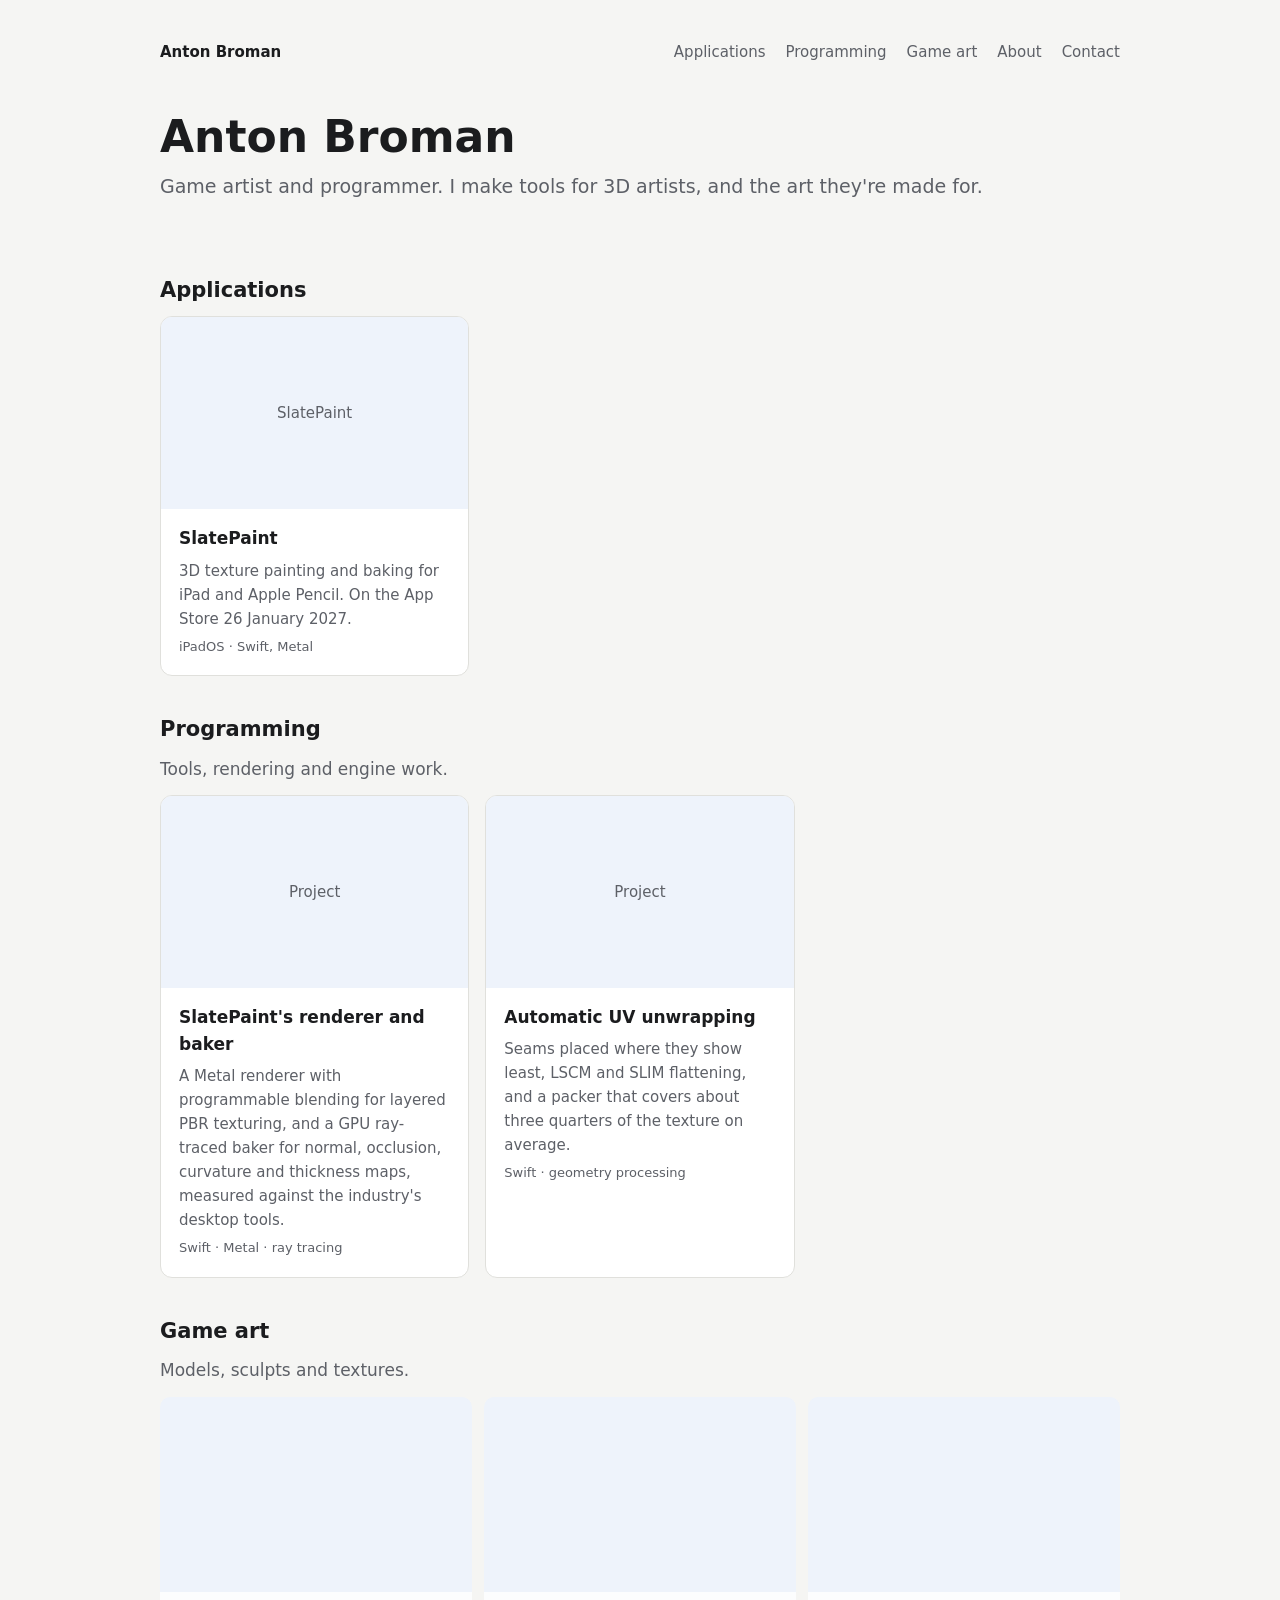
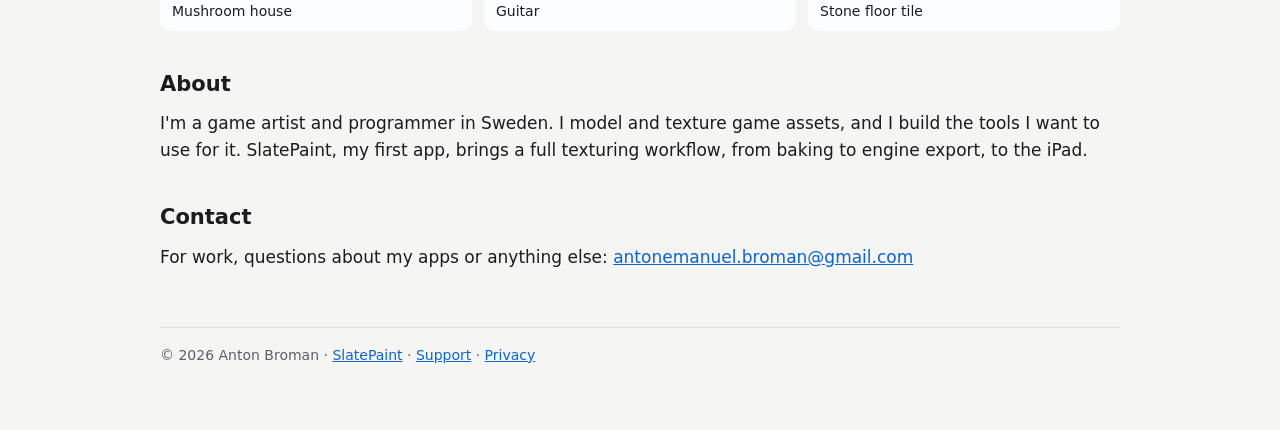
<file: index.html>
<!doctype html>
<html lang="en">
<head>
<meta charset="utf-8">
<meta name="viewport" content="width=device-width, initial-scale=1">
<title>Anton Broman</title>
<meta name="description" content="Anton Broman: game artist and programmer, maker of SlatePaint, a 3D texture painter for iPad.">
<link rel="stylesheet" href="style.css?v=2">
</head>
<body class="home-page">
<main>
  <nav aria-label="Site">
    <a class="home" href="./" aria-current="page">Anton Broman</a>
    <a href="#apps">Applications</a><a href="#code">Programming</a><a href="#art">Game art</a><a href="#about">About</a><a href="#contact">Contact</a>
  </nav>

  <header class="hero">
    <h1>Anton Broman</h1>
    <p class="intro">Game artist and programmer. I make tools for 3D artists, and the art they're made for.</p>
  </header>

  <section id="apps" aria-labelledby="apps-title">
    <h2 id="apps-title">Applications</h2>
    <div class="tiles">
      <a class="tile" href="slatepaint/">
        <!-- The SlatePaint icon or a screenshot: images/slatepaint.jpg, 16:10. -->
        <span class="tile-image tile-placeholder" aria-hidden="true">SlatePaint</span>
        <span class="tile-body">
          <strong>SlatePaint</strong>
          <span>3D texture painting and baking for iPad and Apple Pencil. On the App Store 26 January 2027.</span>
          <span class="tile-meta">iPadOS · Swift, Metal</span>
        </span>
      </a>
    </div>
  </section>

  <section id="code" aria-labelledby="code-title">
    <h2 id="code-title">Programming</h2>
    <p class="section-intro">Tools, rendering and engine work.</p>
    <div class="tiles">
      <!-- One tile per project: a picture (images/<name>.jpg, 16:10), the name, a sentence
           on what it does and what you did, and the tools. Link to a page, a video or the code. -->
      <article class="tile">
        <span class="tile-image tile-placeholder" aria-hidden="true">Project</span>
        <span class="tile-body">
          <strong>SlatePaint's renderer and baker</strong>
          <span>A Metal renderer with programmable blending for layered PBR texturing, and a GPU ray-traced baker for normal, occlusion, curvature and thickness maps, measured against the industry's desktop tools.</span>
          <span class="tile-meta">Swift · Metal · ray tracing</span>
        </span>
      </article>
      <article class="tile">
        <span class="tile-image tile-placeholder" aria-hidden="true">Project</span>
        <span class="tile-body">
          <strong>Automatic UV unwrapping</strong>
          <span>Seams placed where they show least, LSCM and SLIM flattening, and a packer that covers about three quarters of the texture on average.</span>
          <span class="tile-meta">Swift · geometry processing</span>
        </span>
      </article>
    </div>
  </section>

  <section id="art" aria-labelledby="art-title">
    <h2 id="art-title">Game art</h2>
    <p class="section-intro">Models, sculpts and textures.</p>
    <!-- One figure per piece: images/art/<name>.jpg (any size; the grid crops to 4:3, the
         full image opens on click), with a caption naming the piece and the tools. -->
    <div class="gallery">
      <figure class="tile-placeholder art"><figcaption>Mushroom house</figcaption></figure>
      <figure class="tile-placeholder art"><figcaption>Guitar</figcaption></figure>
      <figure class="tile-placeholder art"><figcaption>Stone floor tile</figcaption></figure>
    </div>
  </section>

  <section id="about" aria-labelledby="about-title">
    <h2 id="about-title">About</h2>
    <p>I'm a game artist and programmer in Sweden. I model and texture game assets, and I build the tools I want to use for it. SlatePaint, my first app, brings a full texturing workflow, from baking to engine export, to the iPad.</p>
  </section>

  <section id="contact" aria-labelledby="contact-title">
    <h2 id="contact-title">Contact</h2>
    <p>For work, questions about my apps or anything else: <a href="mailto:antonemanuel.broman@gmail.com">antonemanuel.broman@gmail.com</a></p>
    <!-- Profiles, when you want them listed: ArtStation, LinkedIn, GitHub. -->
  </section>

  <footer>© 2026 Anton Broman · <a href="slatepaint/">SlatePaint</a> · <a href="support/">Support</a> · <a href="privacy/">Privacy</a></footer>
</main>
</body>
</html>
</file>
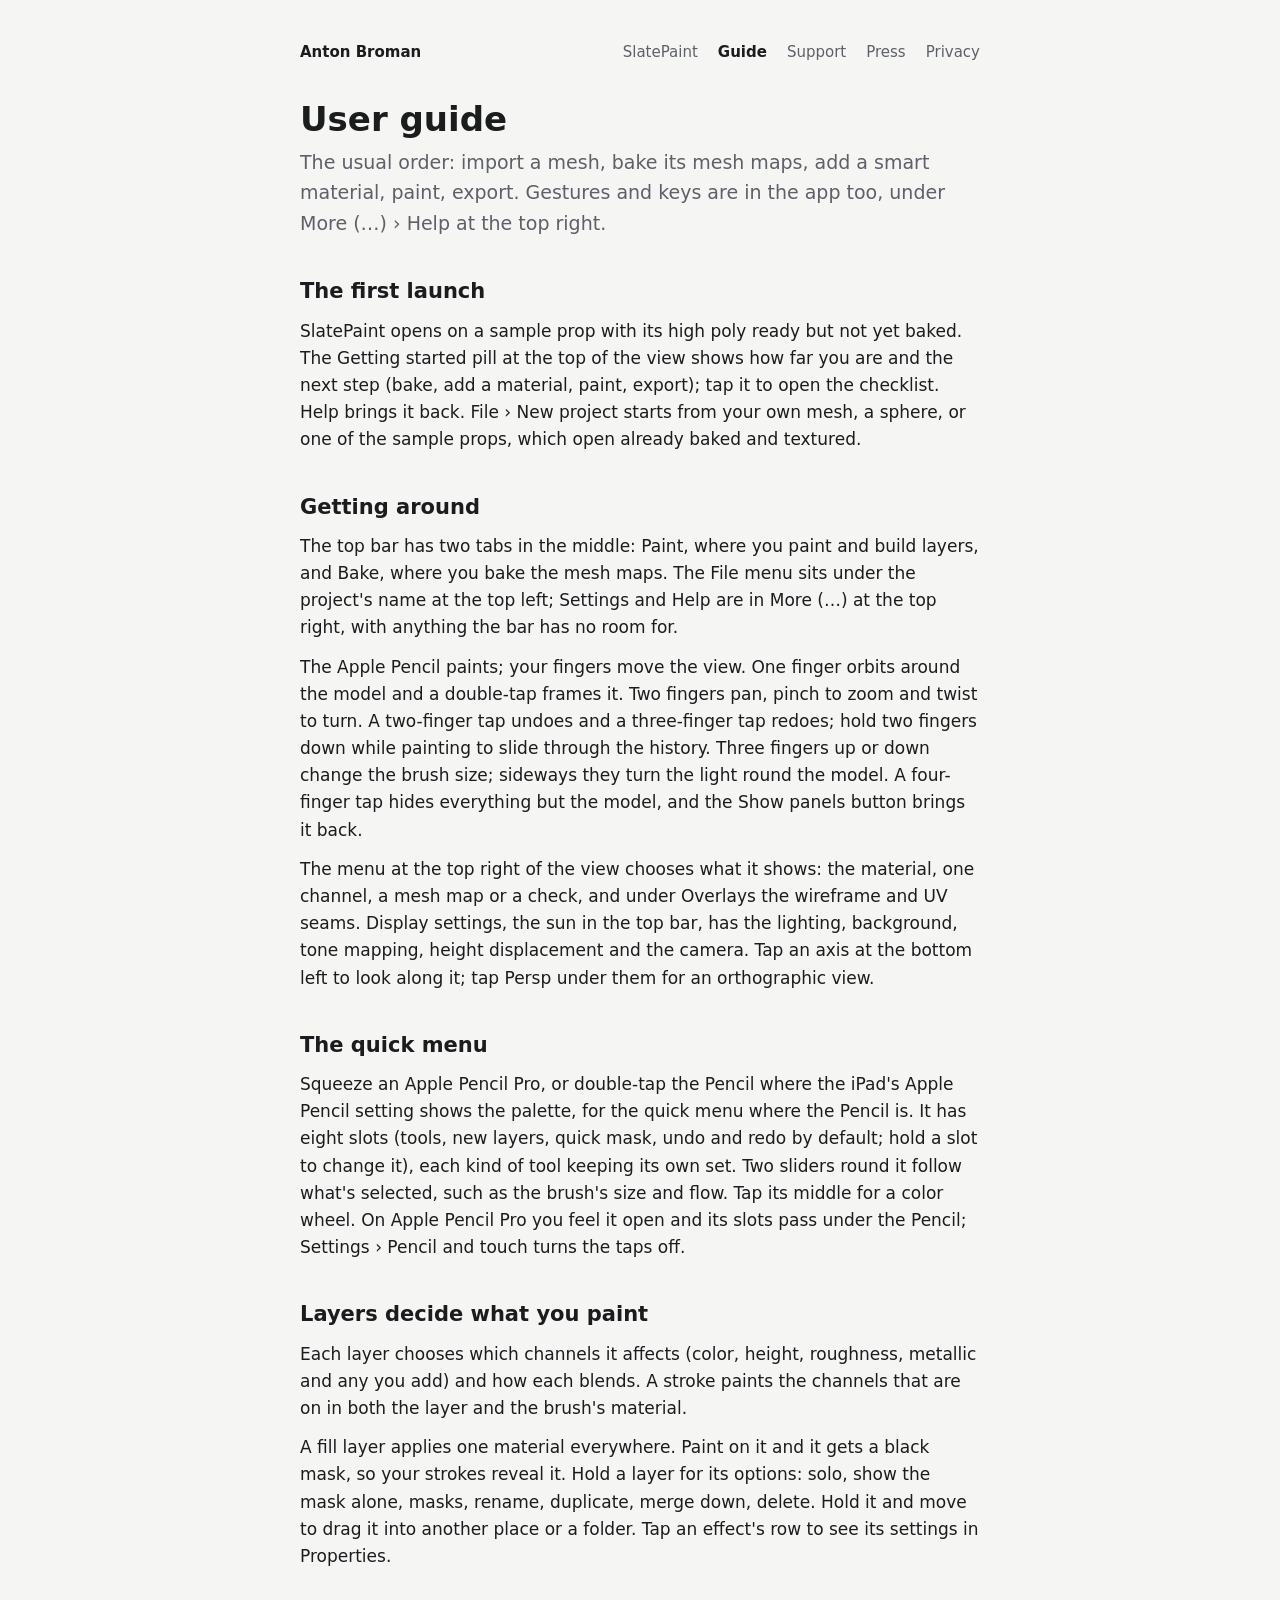
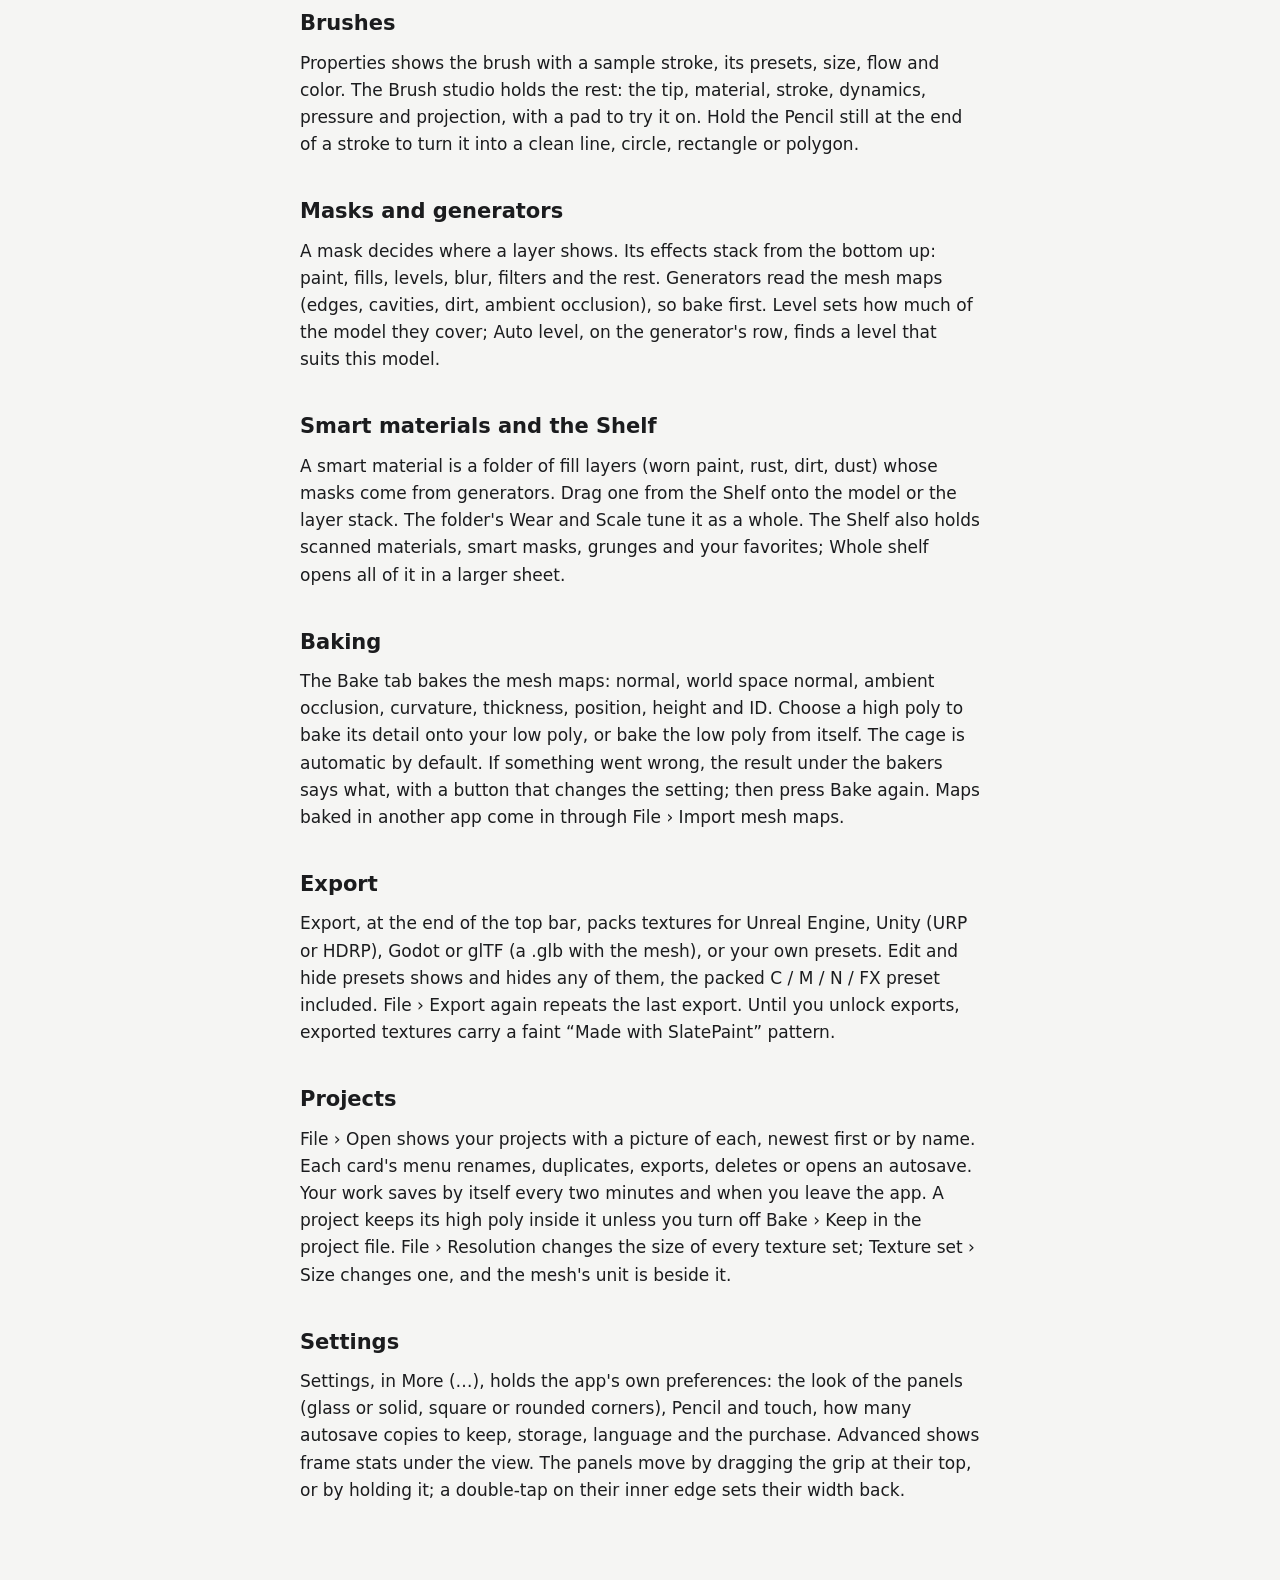
<file: guide/index.html>
<!doctype html>
<html lang="en">
<head>
<meta charset="utf-8">
<meta name="viewport" content="width=device-width, initial-scale=1">
<title>SlatePaint User Guide</title>
<link rel="stylesheet" href="../style.css?v=2">
</head>
<body>
<main>
  <nav aria-label="Site"><a class="home" href="../">Anton Broman</a><a href="../slatepaint/">SlatePaint</a><a href="./" aria-current="page">Guide</a><a href="../support/">Support</a><a href="../press/">Press</a><a href="../privacy/">Privacy</a></nav>
  <h1>User guide</h1>
  <p class="intro">The usual order: import a mesh, bake its mesh maps, add a smart material, paint, export. Gestures and keys are in the app too, under More (…) › Help at the top right.</p>

  <h2 id="first-launch">The first launch</h2>
  <p>SlatePaint opens on a sample prop with its high poly ready but not yet baked. The Getting started pill at the top of the view shows how far you are and the next step (bake, add a material, paint, export); tap it to open the checklist. Help brings it back. File › New project starts from your own mesh, a sphere, or one of the sample props, which open already baked and textured.</p>

  <h2 id="getting-around">Getting around</h2>
  <p>The top bar has two tabs in the middle: Paint, where you paint and build layers, and Bake, where you bake the mesh maps. The File menu sits under the project's name at the top left; Settings and Help are in More (…) at the top right, with anything the bar has no room for.</p>
  <p>The Apple Pencil paints; your fingers move the view. One finger orbits around the model and a double-tap frames it. Two fingers pan, pinch to zoom and twist to turn. A two-finger tap undoes and a three-finger tap redoes; hold two fingers down while painting to slide through the history. Three fingers up or down change the brush size; sideways they turn the light round the model. A four-finger tap hides everything but the model, and the Show panels button brings it back.</p>
  <p>The menu at the top right of the view chooses what it shows: the material, one channel, a mesh map or a check, and under Overlays the wireframe and UV seams. Display settings, the sun in the top bar, has the lighting, background, tone mapping, height displacement and the camera. Tap an axis at the bottom left to look along it; tap Persp under them for an orthographic view.</p>

  <h2 id="quick-menu">The quick menu</h2>
  <p>Squeeze an Apple Pencil Pro, or double-tap the Pencil where the iPad's Apple Pencil setting shows the palette, for the quick menu where the Pencil is. It has eight slots (tools, new layers, quick mask, undo and redo by default; hold a slot to change it), each kind of tool keeping its own set. Two sliders round it follow what's selected, such as the brush's size and flow. Tap its middle for a color wheel. On Apple Pencil Pro you feel it open and its slots pass under the Pencil; Settings › Pencil and touch turns the taps off.</p>

  <h2 id="layers">Layers decide what you paint</h2>
  <p>Each layer chooses which channels it affects (color, height, roughness, metallic and any you add) and how each blends. A stroke paints the channels that are on in both the layer and the brush's material.</p>
  <p>A fill layer applies one material everywhere. Paint on it and it gets a black mask, so your strokes reveal it. Hold a layer for its options: solo, show the mask alone, masks, rename, duplicate, merge down, delete. Hold it and move to drag it into another place or a folder. Tap an effect's row to see its settings in Properties.</p>

  <h2 id="brushes">Brushes</h2>
  <p>Properties shows the brush with a sample stroke, its presets, size, flow and color. The Brush studio holds the rest: the tip, material, stroke, dynamics, pressure and projection, with a pad to try it on. Hold the Pencil still at the end of a stroke to turn it into a clean line, circle, rectangle or polygon.</p>

  <h2 id="masks">Masks and generators</h2>
  <p>A mask decides where a layer shows. Its effects stack from the bottom up: paint, fills, levels, blur, filters and the rest. Generators read the mesh maps (edges, cavities, dirt, ambient occlusion), so bake first. Level sets how much of the model they cover; Auto level, on the generator's row, finds a level that suits this model.</p>

  <h2 id="smart-materials">Smart materials and the Shelf</h2>
  <p>A smart material is a folder of fill layers (worn paint, rust, dirt, dust) whose masks come from generators. Drag one from the Shelf onto the model or the layer stack. The folder's Wear and Scale tune it as a whole. The Shelf also holds scanned materials, smart masks, grunges and your favorites; Whole shelf opens all of it in a larger sheet.</p>

  <h2 id="baking">Baking</h2>
  <p>The Bake tab bakes the mesh maps: normal, world space normal, ambient occlusion, curvature, thickness, position, height and ID. Choose a high poly to bake its detail onto your low poly, or bake the low poly from itself. The cage is automatic by default. If something went wrong, the result under the bakers says what, with a button that changes the setting; then press Bake again. Maps baked in another app come in through File › Import mesh maps.</p>

  <h2 id="export">Export</h2>
  <p>Export, at the end of the top bar, packs textures for Unreal Engine, Unity (URP or HDRP), Godot or glTF (a .glb with the mesh), or your own presets. Edit and hide presets shows and hides any of them, the packed C / M / N / FX preset included. File › Export again repeats the last export. Until you unlock exports, exported textures carry a faint “Made with SlatePaint” pattern.</p>

  <h2 id="projects">Projects</h2>
  <p>File › Open shows your projects with a picture of each, newest first or by name. Each card's menu renames, duplicates, exports, deletes or opens an autosave. Your work saves by itself every two minutes and when you leave the app. A project keeps its high poly inside it unless you turn off Bake › Keep in the project file. File › Resolution changes the size of every texture set; Texture set › Size changes one, and the mesh's unit is beside it.</p>

  <h2 id="settings">Settings</h2>
  <p>Settings, in More (…), holds the app's own preferences: the look of the panels (glass or solid, square or rounded corners), Pencil and touch, how many autosave copies to keep, storage, language and the purchase. Advanced shows frame stats under the view. The panels move by dragging the grip at their top, or by holding it; a double-tap on their inner edge sets their width back.</p>
</main>
</body>
</html>
</file>
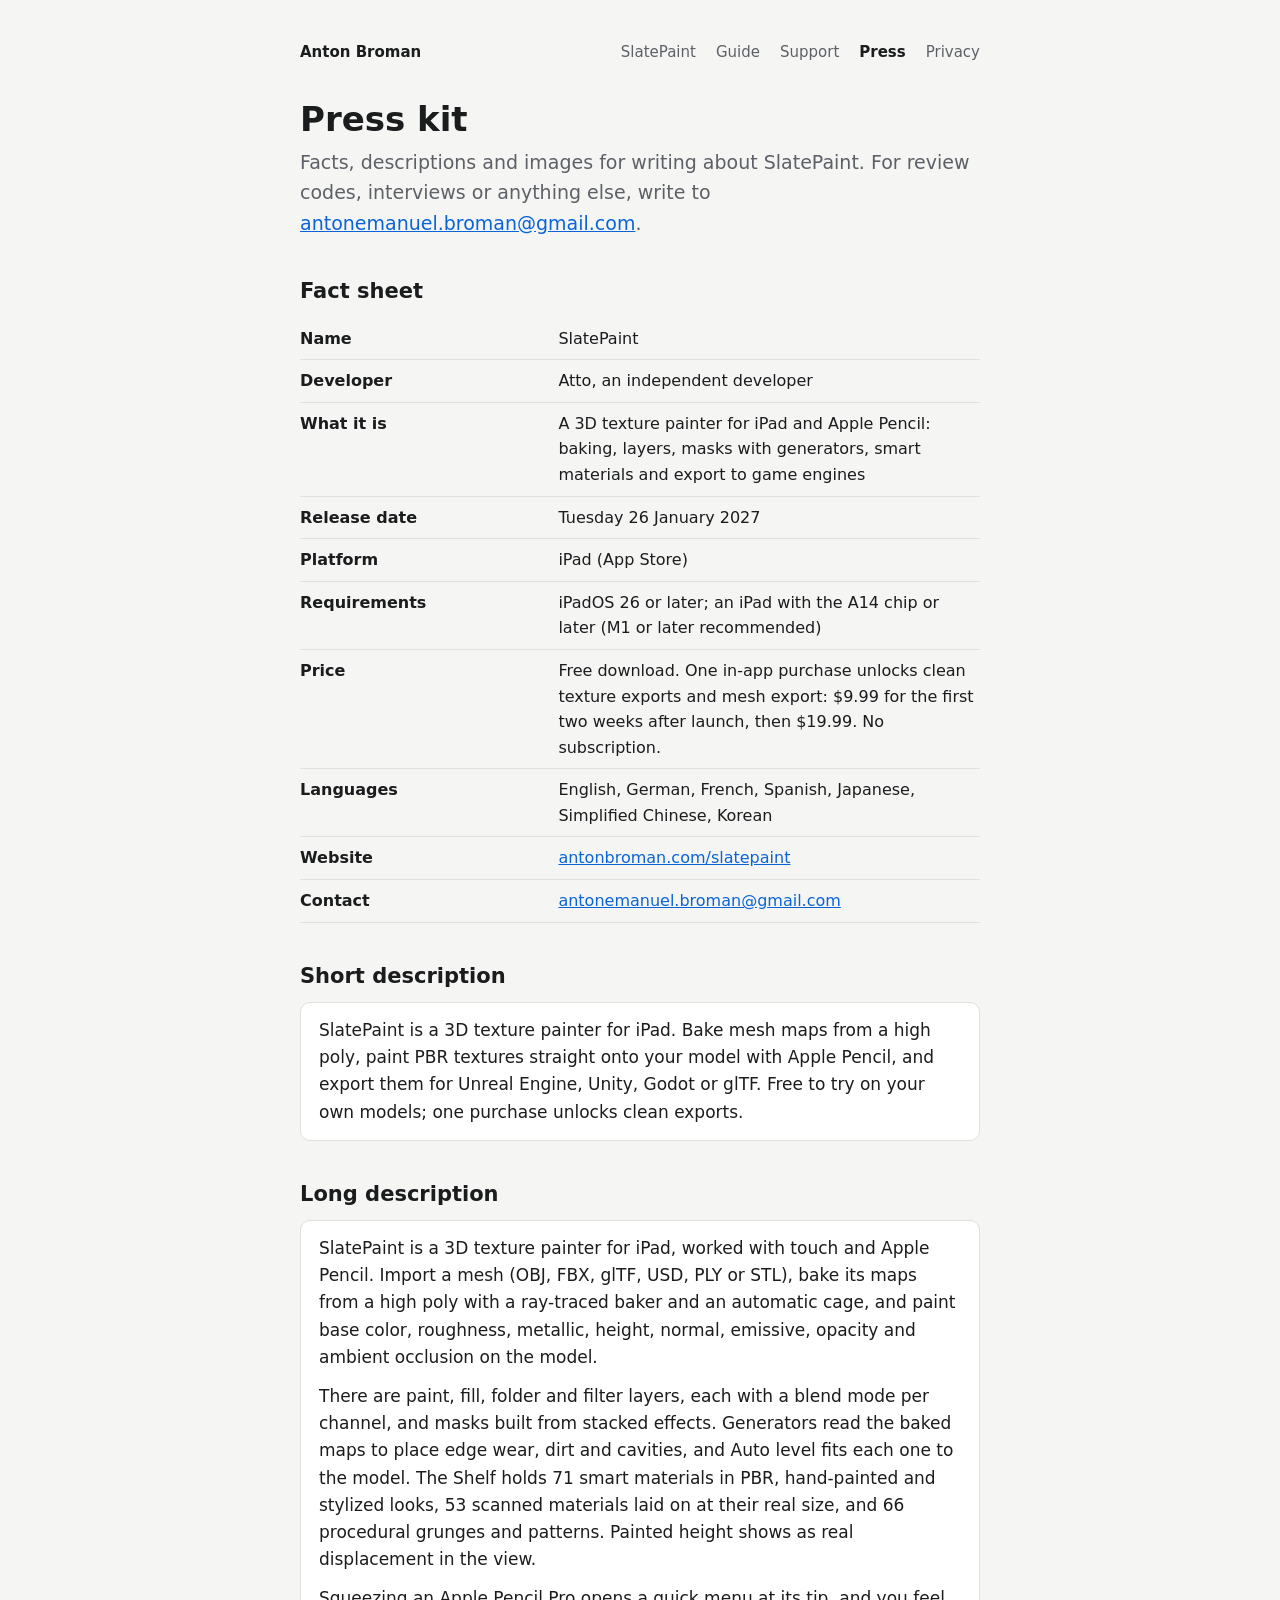
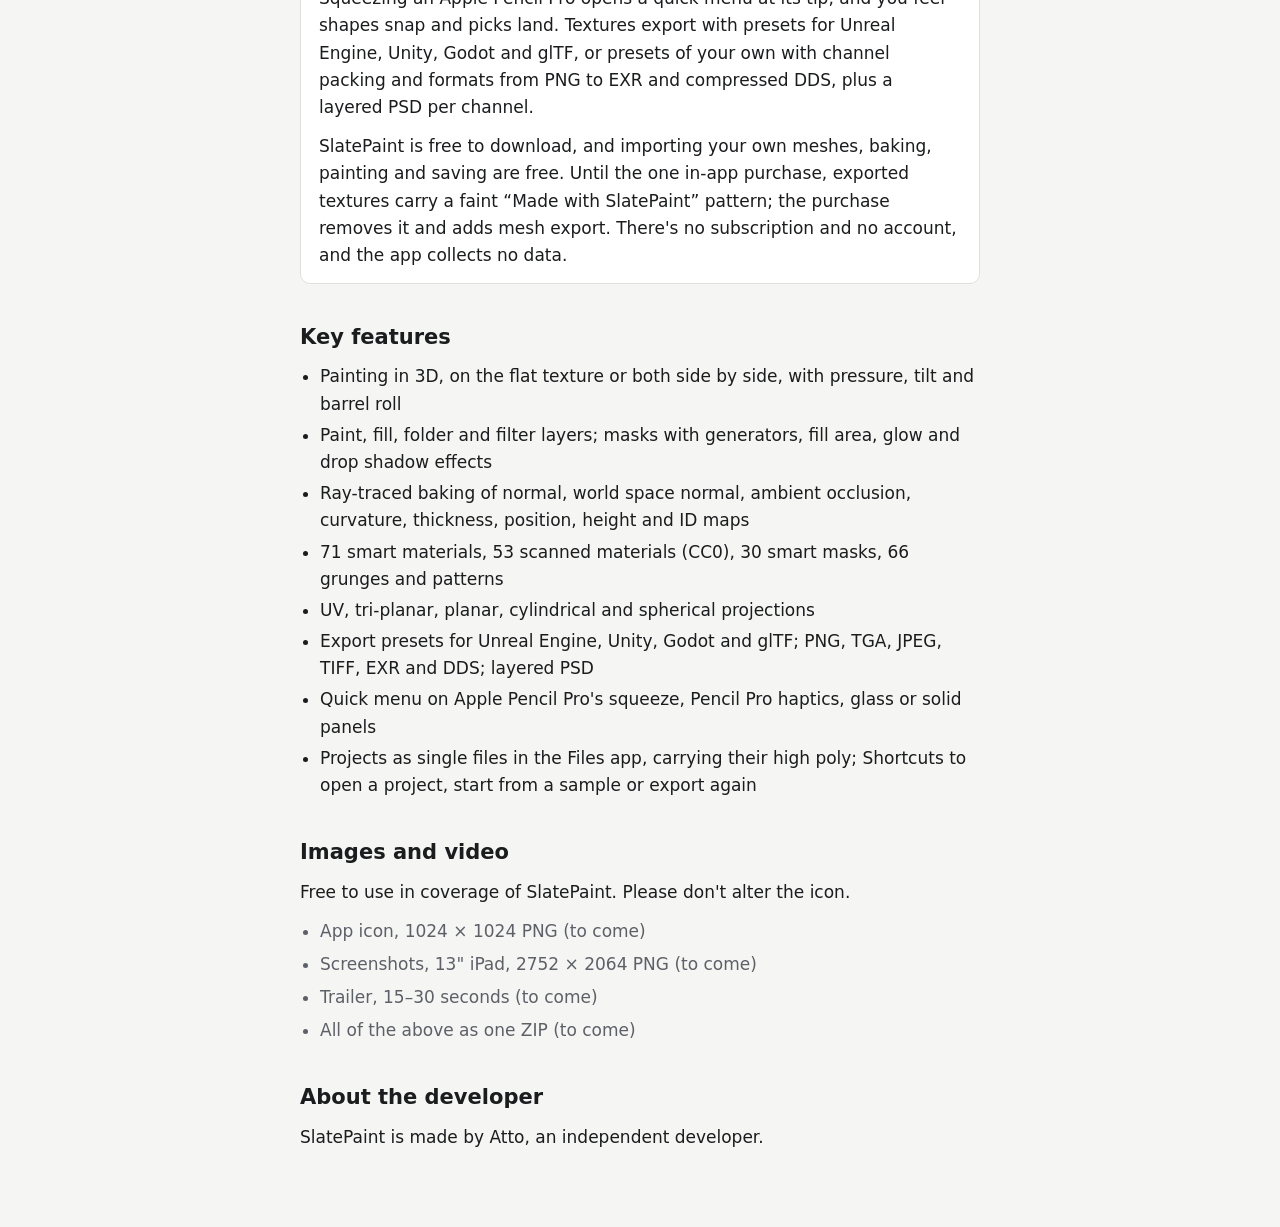
<file: press/index.html>
<!doctype html>
<html lang="en">
<head>
<meta charset="utf-8">
<meta name="viewport" content="width=device-width, initial-scale=1">
<title>SlatePaint Press Kit</title>
<link rel="stylesheet" href="../style.css?v=2">
</head>
<body>
<main>
  <nav aria-label="Site"><a class="home" href="../">Anton Broman</a><a href="../slatepaint/">SlatePaint</a><a href="../guide/">Guide</a><a href="../support/">Support</a><a href="./" aria-current="page">Press</a><a href="../privacy/">Privacy</a></nav>
  <h1>Press kit</h1>
  <p class="intro">Facts, descriptions and images for writing about SlatePaint. For review codes, interviews or anything else, write to <a href="mailto:antonemanuel.broman@gmail.com?subject=SlatePaint%20press">antonemanuel.broman@gmail.com</a>.</p>

  <h2 id="facts">Fact sheet</h2>
  <table class="facts">
    <tbody>
      <tr><th scope="row">Name</th><td>SlatePaint</td></tr>
      <tr><th scope="row">Developer</th><td>Atto, an independent developer</td></tr>
      <tr><th scope="row">What it is</th><td>A 3D texture painter for iPad and Apple Pencil: baking, layers, masks with generators, smart materials and export to game engines</td></tr>
      <tr><th scope="row">Release date</th><td>Tuesday 26 January 2027</td></tr>
      <tr><th scope="row">Platform</th><td>iPad (App Store)</td></tr>
      <tr><th scope="row">Requirements</th><td>iPadOS 26 or later; an iPad with the A14 chip or later (M1 or later recommended)</td></tr>
      <tr><th scope="row">Price</th><td>Free download. One in-app purchase unlocks clean texture exports and mesh export: $9.99 for the first two weeks after launch, then $19.99. No subscription.</td></tr>
      <tr><th scope="row">Languages</th><td>English, German, French, Spanish, Japanese, Simplified Chinese, Korean</td></tr>
      <tr><th scope="row">Website</th><td><a href="https://antonbroman.com/slatepaint/">antonbroman.com/slatepaint</a></td></tr>
      <tr><th scope="row">Contact</th><td><a href="mailto:antonemanuel.broman@gmail.com">antonemanuel.broman@gmail.com</a></td></tr>
    </tbody>
  </table>

  <h2 id="short">Short description</h2>
  <blockquote><p>SlatePaint is a 3D texture painter for iPad. Bake mesh maps from a high poly, paint PBR textures straight onto your model with Apple Pencil, and export them for Unreal Engine, Unity, Godot or glTF. Free to try on your own models; one purchase unlocks clean exports.</p></blockquote>

  <h2 id="long">Long description</h2>
  <blockquote>
    <p>SlatePaint is a 3D texture painter for iPad, worked with touch and Apple Pencil. Import a mesh (OBJ, FBX, glTF, USD, PLY or STL), bake its maps from a high poly with a ray-traced baker and an automatic cage, and paint base color, roughness, metallic, height, normal, emissive, opacity and ambient occlusion on the model.</p>
    <p>There are paint, fill, folder and filter layers, each with a blend mode per channel, and masks built from stacked effects. Generators read the baked maps to place edge wear, dirt and cavities, and Auto level fits each one to the model. The Shelf holds 71 smart materials in PBR, hand-painted and stylized looks, 53 scanned materials laid on at their real size, and 66 procedural grunges and patterns. Painted height shows as real displacement in the view.</p>
    <p>Squeezing an Apple Pencil Pro opens a quick menu at its tip, and you feel shapes snap and picks land. Textures export with presets for Unreal Engine, Unity, Godot and glTF, or presets of your own with channel packing and formats from PNG to EXR and compressed DDS, plus a layered PSD per channel.</p>
    <p>SlatePaint is free to download, and importing your own meshes, baking, painting and saving are free. Until the one in-app purchase, exported textures carry a faint “Made with SlatePaint” pattern; the purchase removes it and adds mesh export. There's no subscription and no account, and the app collects no data.</p>
  </blockquote>

  <h2 id="features">Key features</h2>
  <ul class="checklist">
    <li>Painting in 3D, on the flat texture or both side by side, with pressure, tilt and barrel roll</li>
    <li>Paint, fill, folder and filter layers; masks with generators, fill area, glow and drop shadow effects</li>
    <li>Ray-traced baking of normal, world space normal, ambient occlusion, curvature, thickness, position, height and ID maps</li>
    <li>71 smart materials, 53 scanned materials (CC0), 30 smart masks, 66 grunges and patterns</li>
    <li>UV, tri-planar, planar, cylindrical and spherical projections</li>
    <li>Export presets for Unreal Engine, Unity, Godot and glTF; PNG, TGA, JPEG, TIFF, EXR and DDS; layered PSD</li>
    <li>Quick menu on Apple Pencil Pro's squeeze, Pencil Pro haptics, glass or solid panels</li>
    <li>Projects as single files in the Files app, carrying their high poly; Shortcuts to open a project, start from a sample or export again</li>
  </ul>

  <h2 id="assets">Images and video</h2>
  <p>Free to use in coverage of SlatePaint. Please don't alter the icon.</p>
  <!-- Fill in as the files exist: put them in site/press/ and turn each item into a link,
       e.g. <a href="slatepaint-icon-1024.png" download>App icon, 1024 × 1024 PNG</a>. -->
  <ul class="assets">
    <li class="pending">App icon, 1024 × 1024 PNG (to come)</li>
    <li class="pending">Screenshots, 13" iPad, 2752 × 2064 PNG (to come)</li>
    <li class="pending">Trailer, 15–30 seconds (to come)</li>
    <li class="pending">All of the above as one ZIP (to come)</li>
  </ul>

  <h2 id="about">About the developer</h2>
  <p>SlatePaint is made by Atto, an independent developer. <!-- To be written by the developer: a few sentences on why SlatePaint exists. --></p>
</main>
</body>
</html>
</file>
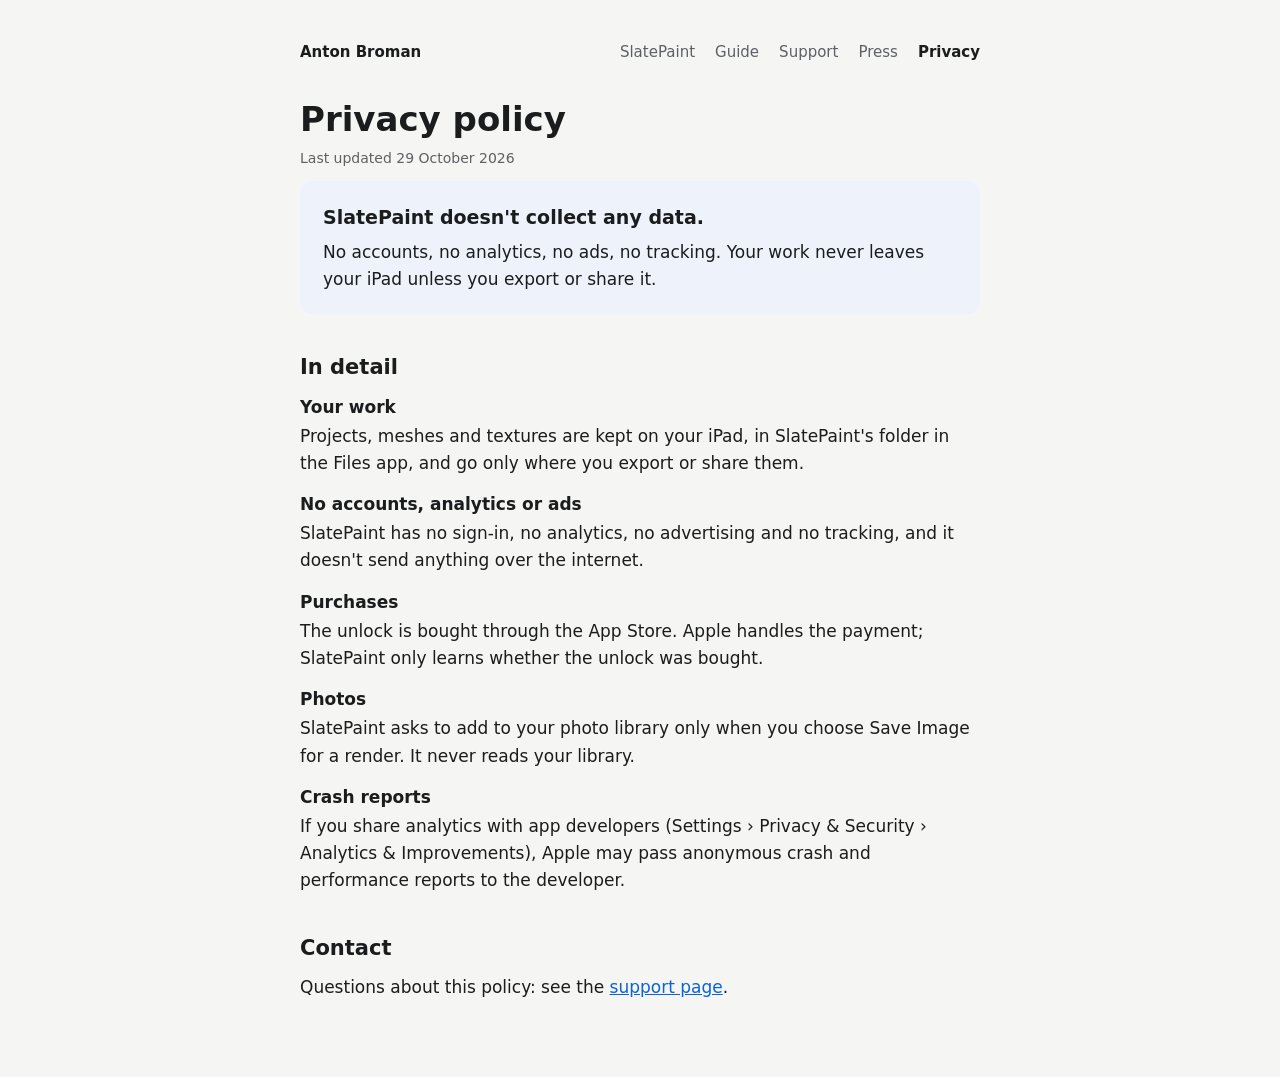
<file: privacy/index.html>
<!doctype html>
<html lang="en">
<head>
<meta charset="utf-8">
<meta name="viewport" content="width=device-width, initial-scale=1">
<title>SlatePaint Privacy Policy</title>
<link rel="stylesheet" href="../style.css?v=2">
</head>
<body>
<main>
  <nav aria-label="Site"><a class="home" href="../">Anton Broman</a><a href="../slatepaint/">SlatePaint</a><a href="../guide/">Guide</a><a href="../support/">Support</a><a href="../press/">Press</a><a href="./" aria-current="page">Privacy</a></nav>
  <h1>Privacy policy</h1>
  <p class="updated">Last updated 29 October 2026</p>

  <div class="card summary">
    <strong>SlatePaint doesn't collect any data.</strong>
    No accounts, no analytics, no ads, no tracking. Your work never leaves your iPad unless you export or share it.
  </div>

  <h2>In detail</h2>
  <ul class="points">
    <li><b>Your work</b>Projects, meshes and textures are kept on your iPad, in SlatePaint's folder in the Files app, and go only where you export or share them.</li>
    <li><b>No accounts, analytics or ads</b>SlatePaint has no sign-in, no analytics, no advertising and no tracking, and it doesn't send anything over the internet.</li>
    <li><b>Purchases</b>The unlock is bought through the App Store. Apple handles the payment; SlatePaint only learns whether the unlock was bought.</li>
    <li><b>Photos</b>SlatePaint asks to add to your photo library only when you choose Save Image for a render. It never reads your library.</li>
    <li><b>Crash reports</b>If you share analytics with app developers (Settings › Privacy &amp; Security › Analytics &amp; Improvements), Apple may pass anonymous crash and performance reports to the developer.</li>
  </ul>

  <h2>Contact</h2>
  <p>Questions about this policy: see the <a href="../support/">support page</a>.</p>
</main>
</body>
</html>
</file>
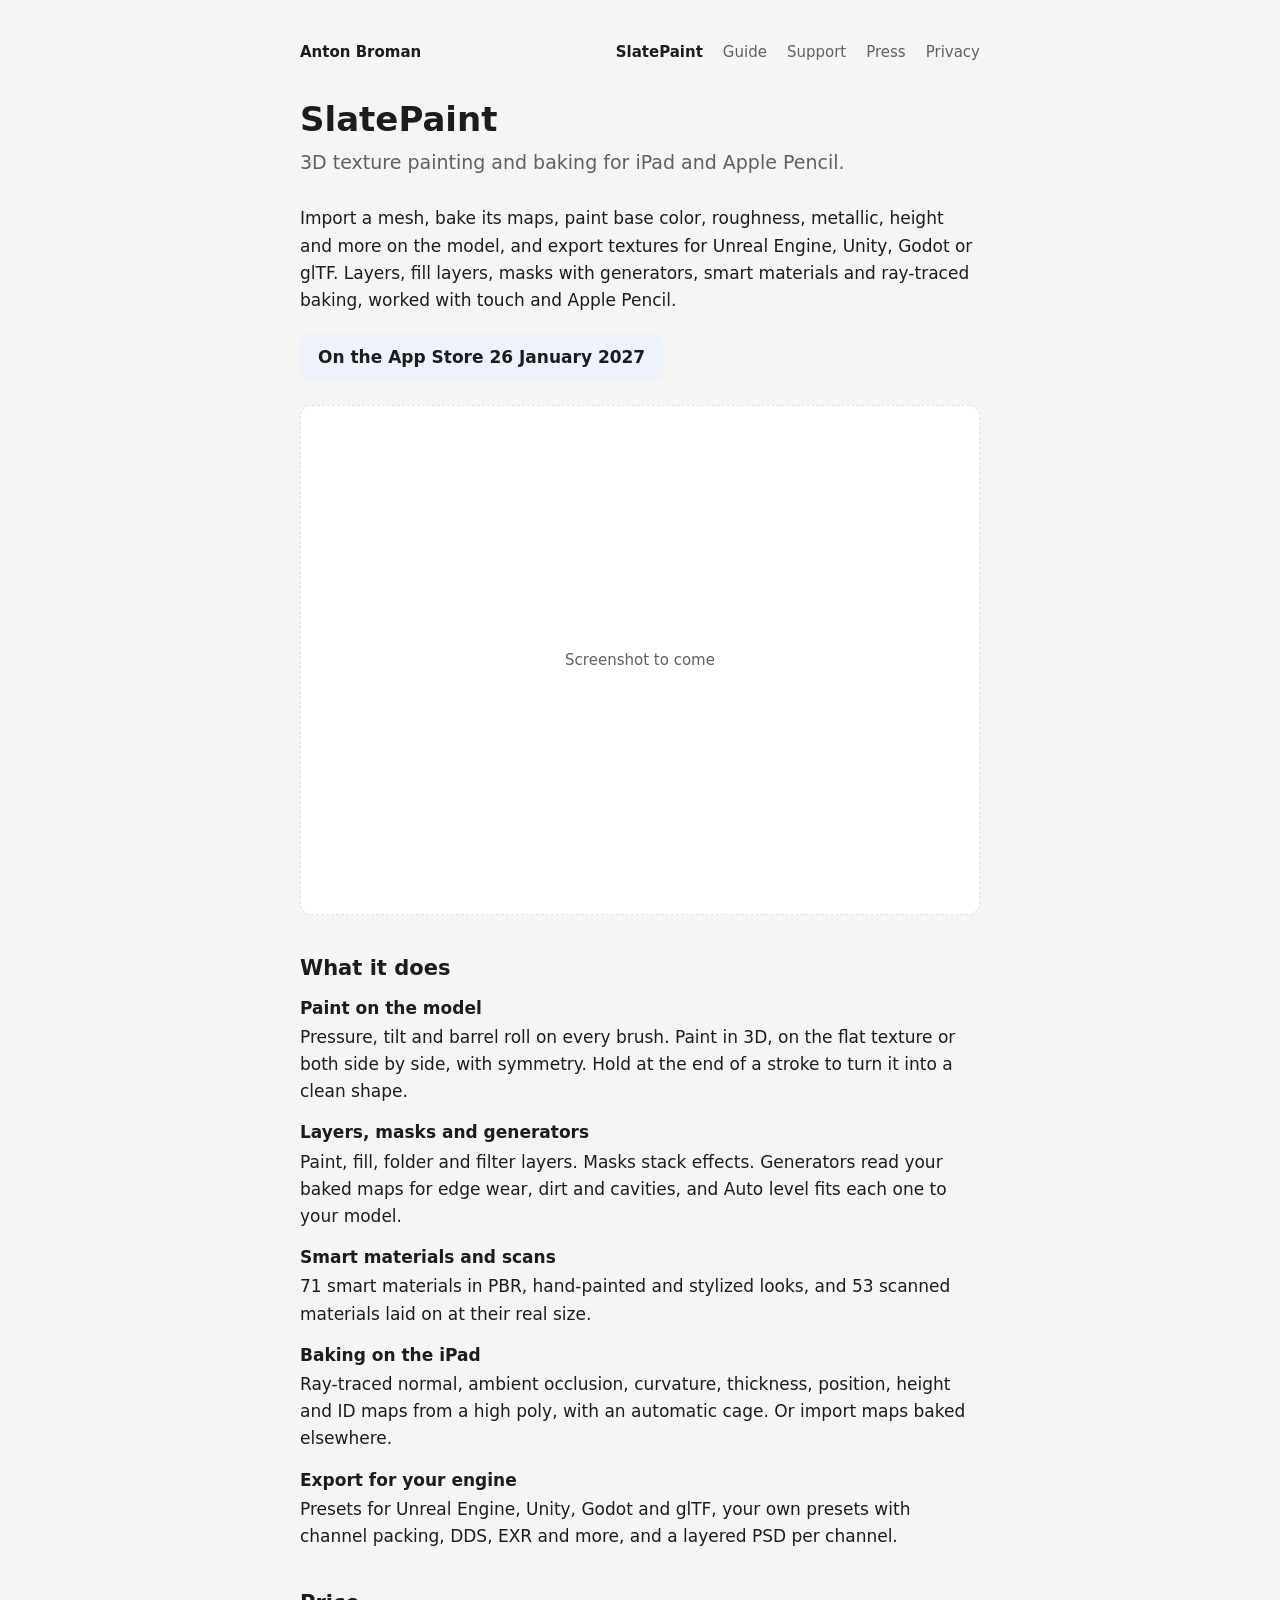
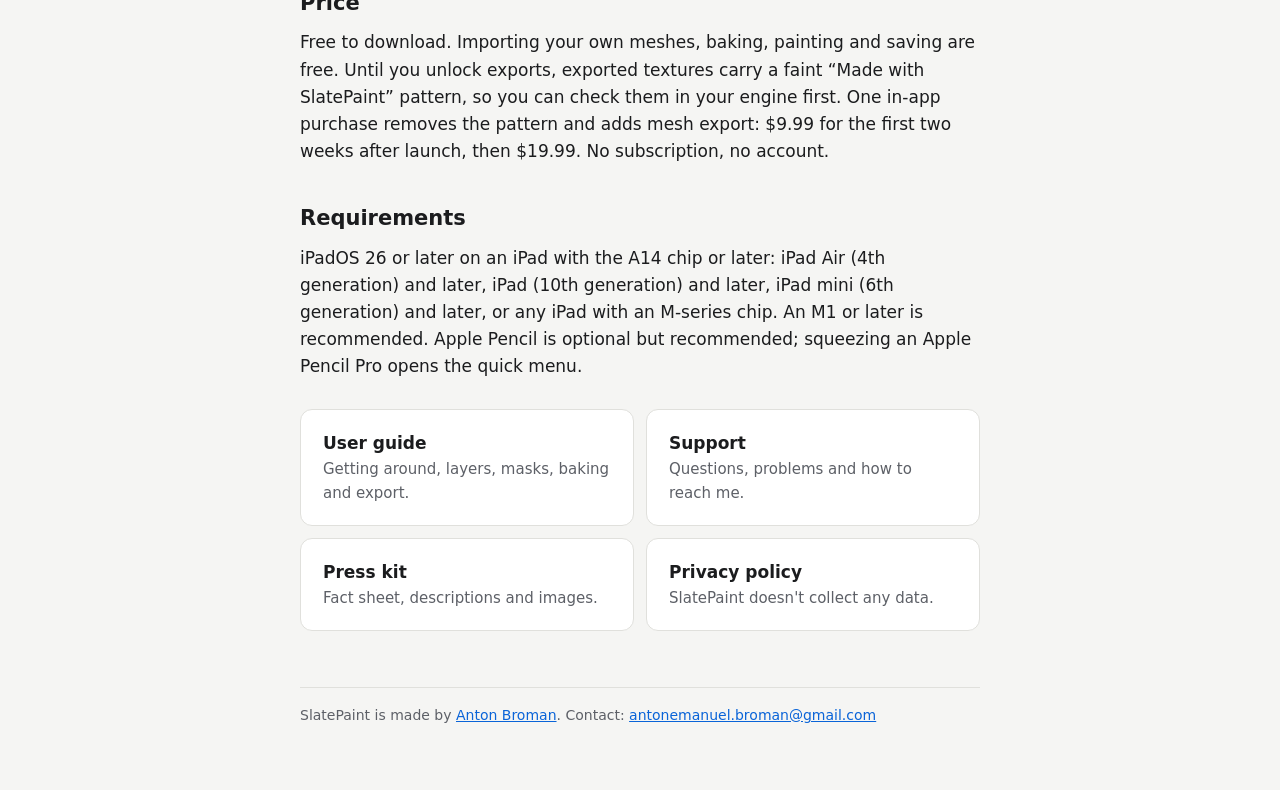
<file: slatepaint/index.html>
<!doctype html>
<html lang="en">
<head>
<meta charset="utf-8">
<meta name="viewport" content="width=device-width, initial-scale=1">
<title>SlatePaint</title>
<meta name="description" content="SlatePaint is a 3D texture painter for iPad and Apple Pencil: bake mesh maps, paint PBR textures on your models, and export them for your game engine.">
<link rel="stylesheet" href="../style.css?v=2">
</head>
<body>
<main>
  <nav aria-label="Site"><a class="home" href="../">Anton Broman</a><a href="./" aria-current="page">SlatePaint</a><a href="../guide/">Guide</a><a href="../support/">Support</a><a href="../press/">Press</a><a href="../privacy/">Privacy</a></nav>
  <h1>SlatePaint</h1>
  <p class="intro">3D texture painting and baking for iPad and Apple Pencil.</p>
  <p>Import a mesh, bake its maps, paint base color, roughness, metallic, height and more on the model, and export textures for Unreal Engine, Unity, Godot or glTF. Layers, fill layers, masks with generators, smart materials and ray-traced baking, worked with touch and Apple Pencil.</p>

  <!-- App Store button: replace this placeholder with Apple's "Download on the App Store"
       badge linking to the real product page (https://apps.apple.com/app/id…) once the app
       is live or the pre-order page is up. Until then it only says when it launches. -->
  <p class="store-cta"><span class="button button-muted" role="note">On the App Store 26 January 2027</span></p>

  <!-- Screenshot slot: replace with a 13" iPad screenshot from suite storeshots, e.g.
       <img src="images/hero.jpg" width="2752" height="2064" alt="SlatePaint with a painted model and the layer stack">
       (the trailer can go here too, once there is one). -->
  <figure class="shot" aria-label="Screenshot to come">
    <span>Screenshot to come</span>
  </figure>

  <h2>What it does</h2>
  <ul class="points">
    <li><b>Paint on the model</b>Pressure, tilt and barrel roll on every brush. Paint in 3D, on the flat texture or both side by side, with symmetry. Hold at the end of a stroke to turn it into a clean shape.</li>
    <li><b>Layers, masks and generators</b>Paint, fill, folder and filter layers. Masks stack effects. Generators read your baked maps for edge wear, dirt and cavities, and Auto level fits each one to your model.</li>
    <li><b>Smart materials and scans</b>71 smart materials in PBR, hand-painted and stylized looks, and 53 scanned materials laid on at their real size.</li>
    <li><b>Baking on the iPad</b>Ray-traced normal, ambient occlusion, curvature, thickness, position, height and ID maps from a high poly, with an automatic cage. Or import maps baked elsewhere.</li>
    <li><b>Export for your engine</b>Presets for Unreal Engine, Unity, Godot and glTF, your own presets with channel packing, DDS, EXR and more, and a layered PSD per channel.</li>
  </ul>

  <h2>Price</h2>
  <p>Free to download. Importing your own meshes, baking, painting and saving are free. Until you unlock exports, exported textures carry a faint “Made with SlatePaint” pattern, so you can check them in your engine first. One in-app purchase removes the pattern and adds mesh export: $9.99 for the first two weeks after launch, then $19.99. No subscription, no account.</p>

  <h2>Requirements</h2>
  <p>iPadOS 26 or later on an iPad with the A14 chip or later: iPad Air (4th generation) and later, iPad (10th generation) and later, iPad mini (6th generation) and later, or any iPad with an M-series chip. An M1 or later is recommended. Apple Pencil is optional but recommended; squeezing an Apple Pencil Pro opens the quick menu.</p>

  <div class="links">
    <a href="../guide/"><span class="card"><strong>User guide</strong><span>Getting around, layers, masks, baking and export.</span></span></a>
    <a href="../support/"><span class="card"><strong>Support</strong><span>Questions, problems and how to reach me.</span></span></a>
    <a href="../press/"><span class="card"><strong>Press kit</strong><span>Fact sheet, descriptions and images.</span></span></a>
    <a href="../privacy/"><span class="card"><strong>Privacy policy</strong><span>SlatePaint doesn't collect any data.</span></span></a>
  </div>

  <footer>SlatePaint is made by <a href="../">Anton Broman</a>. Contact: <a href="mailto:antonemanuel.broman@gmail.com">antonemanuel.broman@gmail.com</a></footer>
</main>
</body>
</html>
</file>
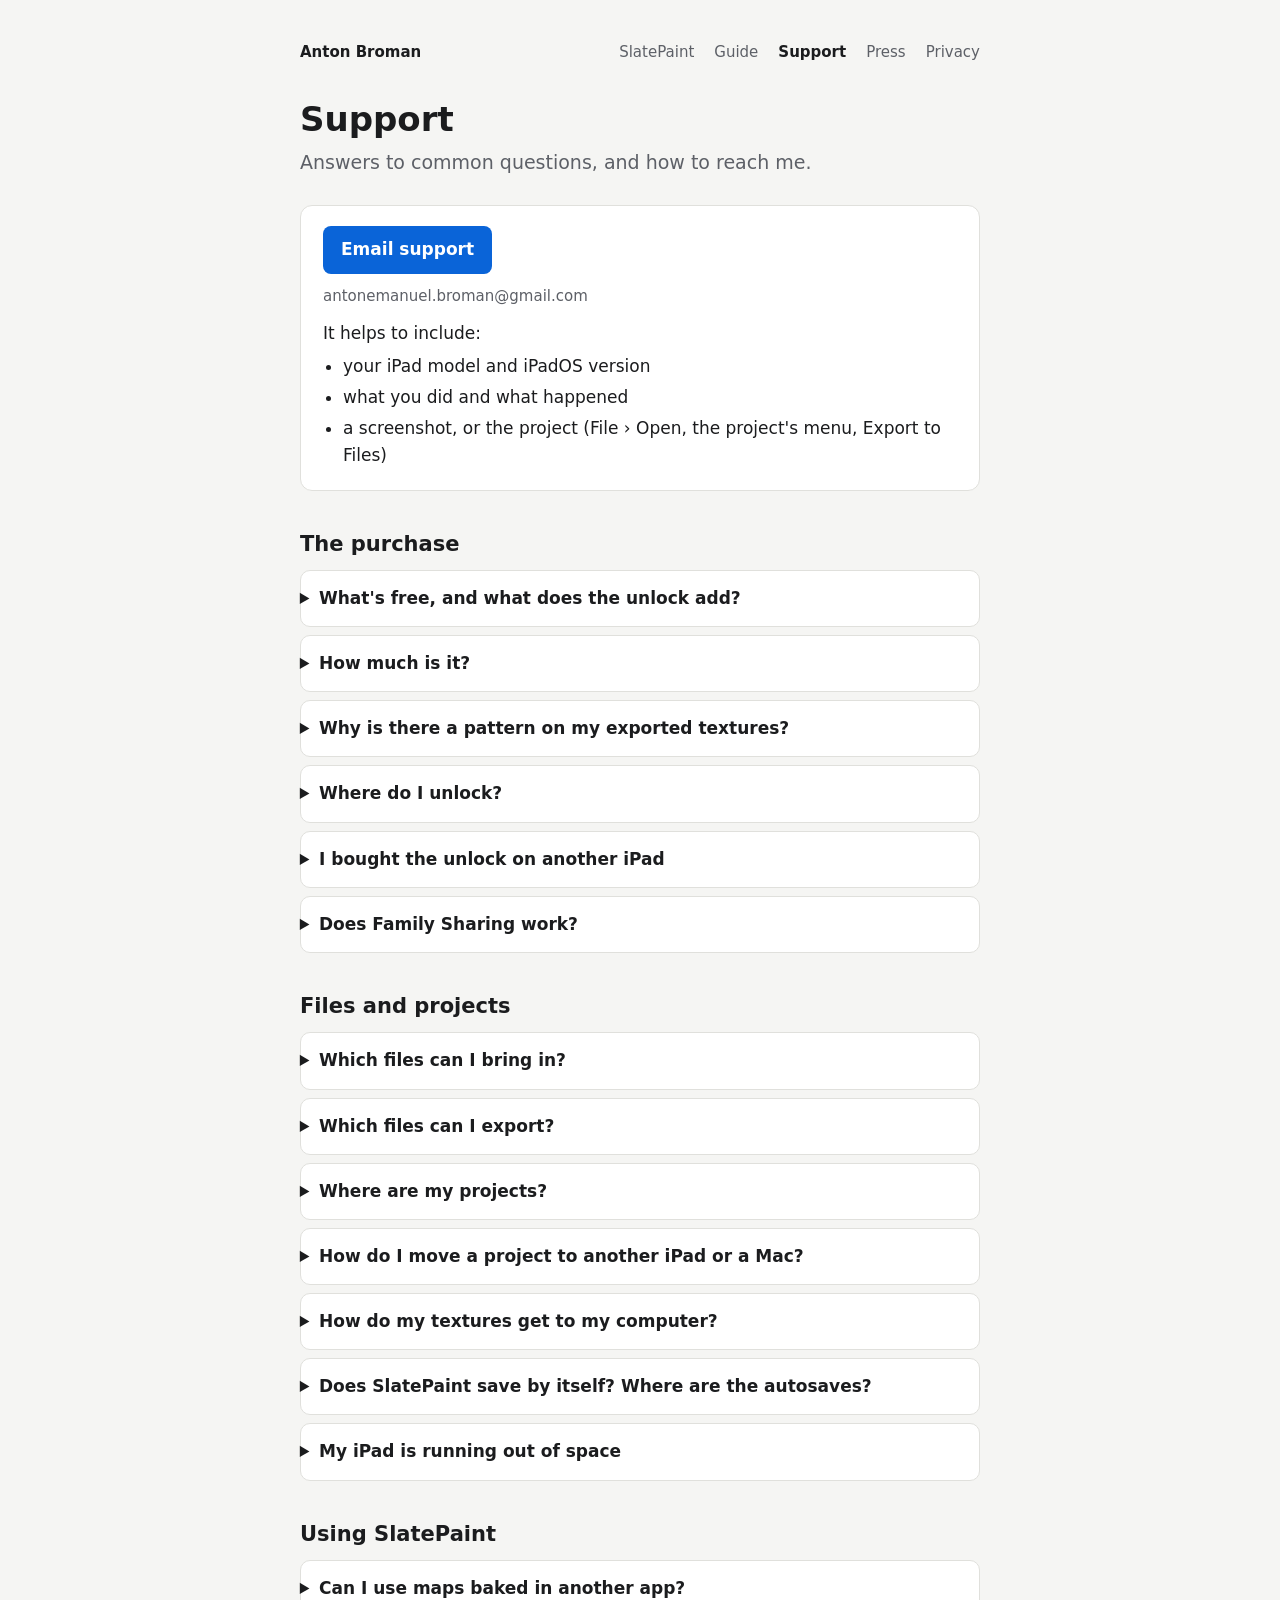
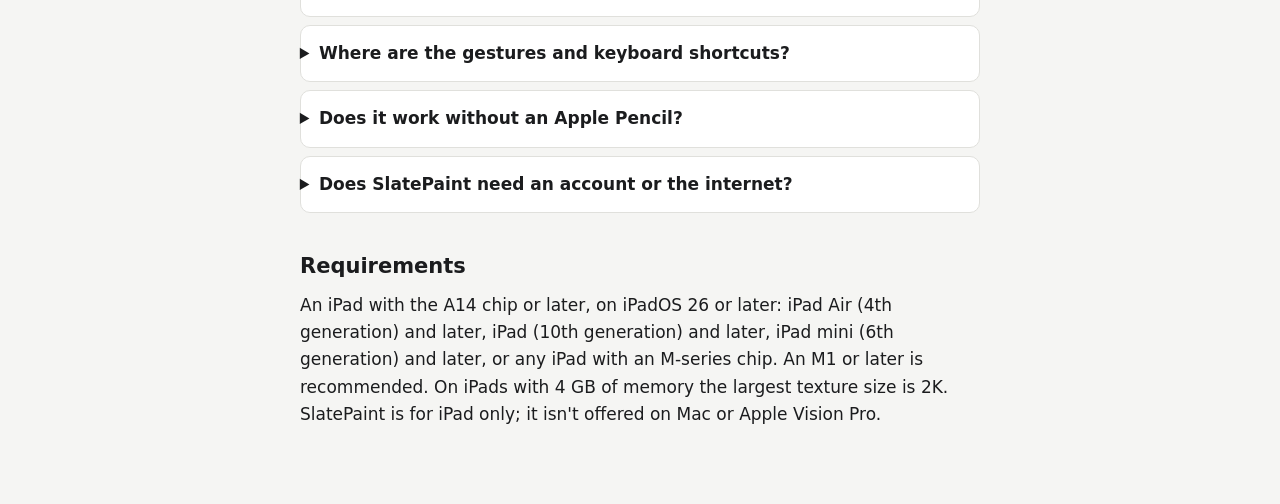
<file: support/index.html>
<!doctype html>
<html lang="en">
<head>
<meta charset="utf-8">
<meta name="viewport" content="width=device-width, initial-scale=1">
<title>SlatePaint Support</title>
<link rel="stylesheet" href="../style.css?v=2">
</head>
<body>
<main>
  <nav aria-label="Site"><a class="home" href="../">Anton Broman</a><a href="../slatepaint/">SlatePaint</a><a href="../guide/">Guide</a><a href="./" aria-current="page">Support</a><a href="../press/">Press</a><a href="../privacy/">Privacy</a></nav>
  <h1>Support</h1>
  <p class="intro">Answers to common questions, and how to reach me.</p>

  <div class="card">
    <a class="button" href="mailto:antonemanuel.broman@gmail.com?subject=SlatePaint%20support">Email support</a>
    <p class="address">antonemanuel.broman@gmail.com</p>
    <p style="margin:12px 0 6px">It helps to include:</p>
    <ul class="checklist">
      <li>your iPad model and iPadOS version</li>
      <li>what you did and what happened</li>
      <li>a screenshot, or the project (File › Open, the project's menu, Export to Files)</li>
    </ul>
  </div>

  <h2 id="purchase">The purchase</h2>
  <details>
    <summary>What's free, and what does the unlock add?</summary>
    <p>Importing your own meshes, baking, painting, saving and exporting are free. Until you unlock exports, every exported texture carries a faint “Made with SlatePaint” pattern, so you can check your textures in your engine before you buy. Unlock exports is one in-app purchase. It removes the pattern from every later export and adds File › Export mesh. No subscription.</p>
  </details>
  <details>
    <summary>How much is it?</summary>
    <p>$9.99 for the first two weeks after launch (26 January 2027), then $19.99, or the matching price in your country's currency.</p>
  </details>
  <details>
    <summary>Why is there a pattern on my exported textures?</summary>
    <p>Exports carry a “Made with SlatePaint” pattern until you unlock exports. It's in every map (color, roughness, metallic, height, ambient occlusion and the normal map), laid out differently each time. After unlocking, <span class="path">File › Export again</span> repeats your last export without it.</p>
  </details>
  <details>
    <summary>Where do I unlock?</summary>
    <p>The lock in the top bar, the Export sheet's Unlock exports…, or <span class="path">More (…) › Settings › Purchase</span>.</p>
  </details>
  <details>
    <summary>I bought the unlock on another iPad</summary>
    <p>Open <span class="path">More (…) › Settings › Purchase › Restore purchases</span>, signed in with the same Apple Account. A code you were given goes in Redeem a code, beside it.</p>
  </details>
  <details>
    <summary>Does Family Sharing work?</summary>
    <p>Yes. The unlock is shared with your Family Sharing group: family members get it on their own iPads, and Restore purchases brings it in if it doesn't show by itself.</p>
  </details>

  <h2 id="files">Files and projects</h2>
  <details>
    <summary>Which files can I bring in?</summary>
    <p>Meshes: OBJ, FBX, glTF (.gltf and .glb), USD (.usd, .usda, .usdc, .usdz), PLY and STL, for the low poly you paint and the high poly you bake from. A mesh without UVs is unwrapped for you. Images: mesh maps baked in another app, material maps, fills, stencils, masks, HDR environments and brush tips. Brushes as .brush and .brushset files, color palettes as .swatches files.</p>
  </details>
  <details>
    <summary>Which files can I export?</summary>
    <p>Textures as PNG, TGA, JPEG, TIFF, EXR or DDS (BC1 to BC7), with presets for Unreal Engine (packed ORM), Unity (URP, and HDRP mask map), Godot, glTF (a .glb with the mesh, material and textures) and separate maps, or presets of your own with channel packing and file names. Normal maps in 8 or 16 bits, OpenGL or DirectX. A layered PSD per channel. With the unlock, the mesh itself.</p>
  </details>
  <details>
    <summary>Where are my projects?</summary>
    <p>In the Files app, under <span class="path">On My iPad › SlatePaint › Projects</span>, and in the app under File › Open. Each project is one file, and it carries its high poly with it (Bake › Keep in the project file, on by default).</p>
  </details>
  <details>
    <summary>How do I move a project to another iPad or a Mac?</summary>
    <p>In File › Open, open the project's menu and choose Export to Files, then save it to iCloud Drive or another place, or share it from the Files app with AirDrop. On the other iPad, tap the project file in Files or accept the AirDrop and choose SlatePaint: it's copied into your projects. File › Open › Import… does the same from inside the app.</p>
  </details>
  <details>
    <summary>How do my textures get to my computer?</summary>
    <p>Export asks for a folder in Files: pick one in iCloud Drive or on a connected drive, or a folder you then AirDrop. The next export goes to the same folder, and the Exported message offers Show in Files.</p>
  </details>
  <details>
    <summary>Does SlatePaint save by itself? Where are the autosaves?</summary>
    <p>Yes, every two minutes and when you leave the app. A named project saves into itself. An untitled project is kept as “Autosave”, shown above your projects in File › Open with Keep as a project…. Each autosave also keeps a copy: in File › Open, a project's menu › Open an autosave opens one as a project of its own. <span class="path">Settings › Saving</span> sets how many copies are kept per project; they're kept inside the app, not in the Files app, and <span class="path">Settings › Storage</span> shows the space they take.</p>
  </details>
  <details>
    <summary>My iPad is running out of space</summary>
    <p><span class="path">More (…) › Settings › Storage</span> shows what SlatePaint keeps. Clean up removes previous saves, autosave copies, leftovers of deleted projects and the high poly cache, never a project.</p>
  </details>

  <h2 id="using">Using SlatePaint</h2>
  <details>
    <summary>Can I use maps baked in another app?</summary>
    <p>Yes. File › Import mesh maps takes several at once and matches them by name, or import one into its place from <span class="path">Texture set › Mesh maps</span>. A DirectX normal map can be flipped there.</p>
  </details>
  <details>
    <summary>Where are the gestures and keyboard shortcuts?</summary>
    <p>In <span class="path">More (…) › Help</span>: touch, Pencil and keys, with a search. The <a href="../guide/">user guide</a> covers the rest.</p>
  </details>
  <details>
    <summary>Does it work without an Apple Pencil?</summary>
    <p>Yes. Turn on <span class="path">Settings › Pencil and touch › Paint with a finger</span>. The Pencil adds pressure, tilt and, on Apple Pencil Pro, barrel roll, the squeeze for the quick menu and taps you feel in your hand.</p>
  </details>
  <details>
    <summary>Does SlatePaint need an account or the internet?</summary>
    <p>No. There's no sign-in, and nothing is sent anywhere; the App Store handles the purchase. See the <a href="../privacy/">privacy policy</a>.</p>
  </details>

  <h2 id="requirements">Requirements</h2>
  <p>An iPad with the A14 chip or later, on iPadOS 26 or later: iPad Air (4th generation) and later, iPad (10th generation) and later, iPad mini (6th generation) and later, or any iPad with an M-series chip. An M1 or later is recommended. On iPads with 4 GB of memory the largest texture size is 2K. SlatePaint is for iPad only; it isn't offered on Mac or Apple Vision Pro.</p>
</main>
</body>
</html>
</file>
<file: style.css>
:root {
  --bg: #f5f5f3; --surface: #ffffff; --fg: #1b1c1e; --muted: #5d6067; --line: #e0e0dc;
  --accent: #0a64d8; --accent-fg: #ffffff; --soft: #eef3fb; color-scheme: light;
}
@media (prefers-color-scheme: dark) {
  :root { --bg: #111213; --surface: #1a1b1d; --fg: #ececea; --muted: #a1a4aa; --line: #2c2e31;
          --accent: #4c9bff; --accent-fg: #0b1220; --soft: #17202d; color-scheme: dark; }
}
* { box-sizing: border-box; }
body { margin: 0; background: var(--bg); color: var(--fg); padding-inline: 20px;
       font: 17px/1.6 -apple-system, BlinkMacSystemFont, "Segoe UI", system-ui, sans-serif; }
main { max-width: 680px; margin: 0 auto; padding-block: 40px 64px; }
nav { display: flex; gap: 20px; flex-wrap: wrap; font-size: 15px; margin-bottom: 36px; }
nav a { color: var(--muted); text-decoration: none; }
nav a[aria-current] { color: var(--fg); font-weight: 600; }
nav .home { color: var(--fg); font-weight: 700; margin-right: auto; }
h1 { font-size: 34px; line-height: 1.15; margin: 0 0 8px; text-wrap: balance; }
h2 { font-size: 21px; line-height: 1.3; margin: 40px 0 12px; }
p { margin: 0 0 12px; }
.intro { font-size: 19px; color: var(--muted); margin-bottom: 28px; }
.updated { font-size: 14px; color: var(--muted); }
a { color: var(--accent); }
.card { background: var(--surface); border: 1px solid var(--line); border-radius: 12px; padding: 20px 22px; }
.summary { background: var(--soft); border-color: transparent; }
.summary strong { font-size: 19px; display: block; margin-bottom: 6px; }
.points { list-style: none; margin: 0; padding: 0; display: grid; gap: 14px; }
.points li { display: grid; gap: 2px; }
.points b { font-weight: 600; }
.button { display: inline-block; background: var(--accent); color: var(--accent-fg); text-decoration: none;
          font-weight: 600; padding: 10px 18px; border-radius: 8px; }
.address { font-size: 15px; color: var(--muted); margin-top: 10px; overflow-wrap: anywhere; }
ul.checklist { margin: 0; padding-left: 20px; display: grid; gap: 4px; }
details { background: var(--surface); border: 1px solid var(--line); border-radius: 10px; padding: 0 18px; }
details + details { margin-top: 8px; }
summary { cursor: pointer; font-weight: 600; padding: 14px 0; list-style-position: outside; }
details[open] summary { padding-bottom: 6px; }
details p { color: var(--muted); padding-bottom: 6px; }
.links { display: grid; gap: 12px; grid-template-columns: repeat(auto-fit, minmax(220px, 1fr)); margin-top: 28px; }
.links a { text-decoration: none; color: var(--fg); }
.links .card { display: block; height: 100%; }
.links .card span { display: block; color: var(--muted); font-size: 15px; }
.path { white-space: nowrap; }
footer { margin-top: 56px; padding-top: 16px; border-top: 1px solid var(--line); font-size: 14px; color: var(--muted); }
.button-muted { background: var(--soft); color: var(--fg); }
.store-cta { margin: 20px 0 24px; }
.shot { margin: 0 0 8px; border: 1px dashed var(--line); border-radius: 12px; background: var(--surface);
        aspect-ratio: 4 / 3; display: grid; place-items: center; color: var(--muted); font-size: 15px; }
.shot img { width: 100%; height: auto; border-radius: 12px; display: block; }
.facts { width: 100%; border-collapse: collapse; font-size: 16px; }
.facts th, .facts td { text-align: left; vertical-align: top; padding: 8px 0; border-bottom: 1px solid var(--line); }
.facts th { font-weight: 600; width: 38%; padding-right: 16px; }
.assets { margin: 0; padding-left: 20px; display: grid; gap: 6px; }
.assets .pending { color: var(--muted); }
blockquote { margin: 0 0 12px; padding: 14px 18px; background: var(--surface); border: 1px solid var(--line); border-radius: 10px; }
blockquote p:last-child { margin-bottom: 0; }
:focus-visible { outline: 2px solid var(--accent); outline-offset: 2px; }
@media (max-width: 420px) { nav { gap: 14px; } }
/* The personal landing page: wider, with tiles for apps and projects and a gallery for art. */
.home-page main { max-width: 960px; }
.hero { padding-block: 12px 8px; }
.hero h1 { font-size: 44px; }
section { scroll-margin-top: 24px; }
.section-intro { color: var(--muted); }
.tiles { display: grid; gap: 16px; grid-template-columns: repeat(auto-fill, minmax(280px, 1fr)); }
.tile { display: grid; grid-template-rows: auto 1fr; background: var(--surface); border: 1px solid var(--line);
        border-radius: 12px; overflow: hidden; color: var(--fg); text-decoration: none; }
a.tile:hover { border-color: var(--accent); }
.tile-image { display: block; aspect-ratio: 16 / 10; width: 100%; object-fit: cover; }
.tile-body { display: grid; gap: 6px; padding: 16px 18px 18px; align-content: start; }
.tile-body > span { color: var(--muted); font-size: 15px; }
.tile-body .tile-meta { font-size: 13px; }
.tile-placeholder { background: var(--soft); color: var(--muted); display: grid; place-items: center; font-size: 15px; }
.gallery { display: grid; gap: 12px; grid-template-columns: repeat(auto-fill, minmax(240px, 1fr)); }
.gallery figure { margin: 0; border-radius: 10px; overflow: hidden; position: relative; aspect-ratio: 4 / 3; }
.gallery img { width: 100%; height: 100%; object-fit: cover; display: block; }
.gallery figcaption { position: absolute; inset: auto 0 0 0; padding: 8px 12px; font-size: 14px; color: var(--fg);
                      background: color-mix(in srgb, var(--surface) 85%, transparent); }
@media (max-width: 520px) { .hero h1 { font-size: 34px; } }
</file>
